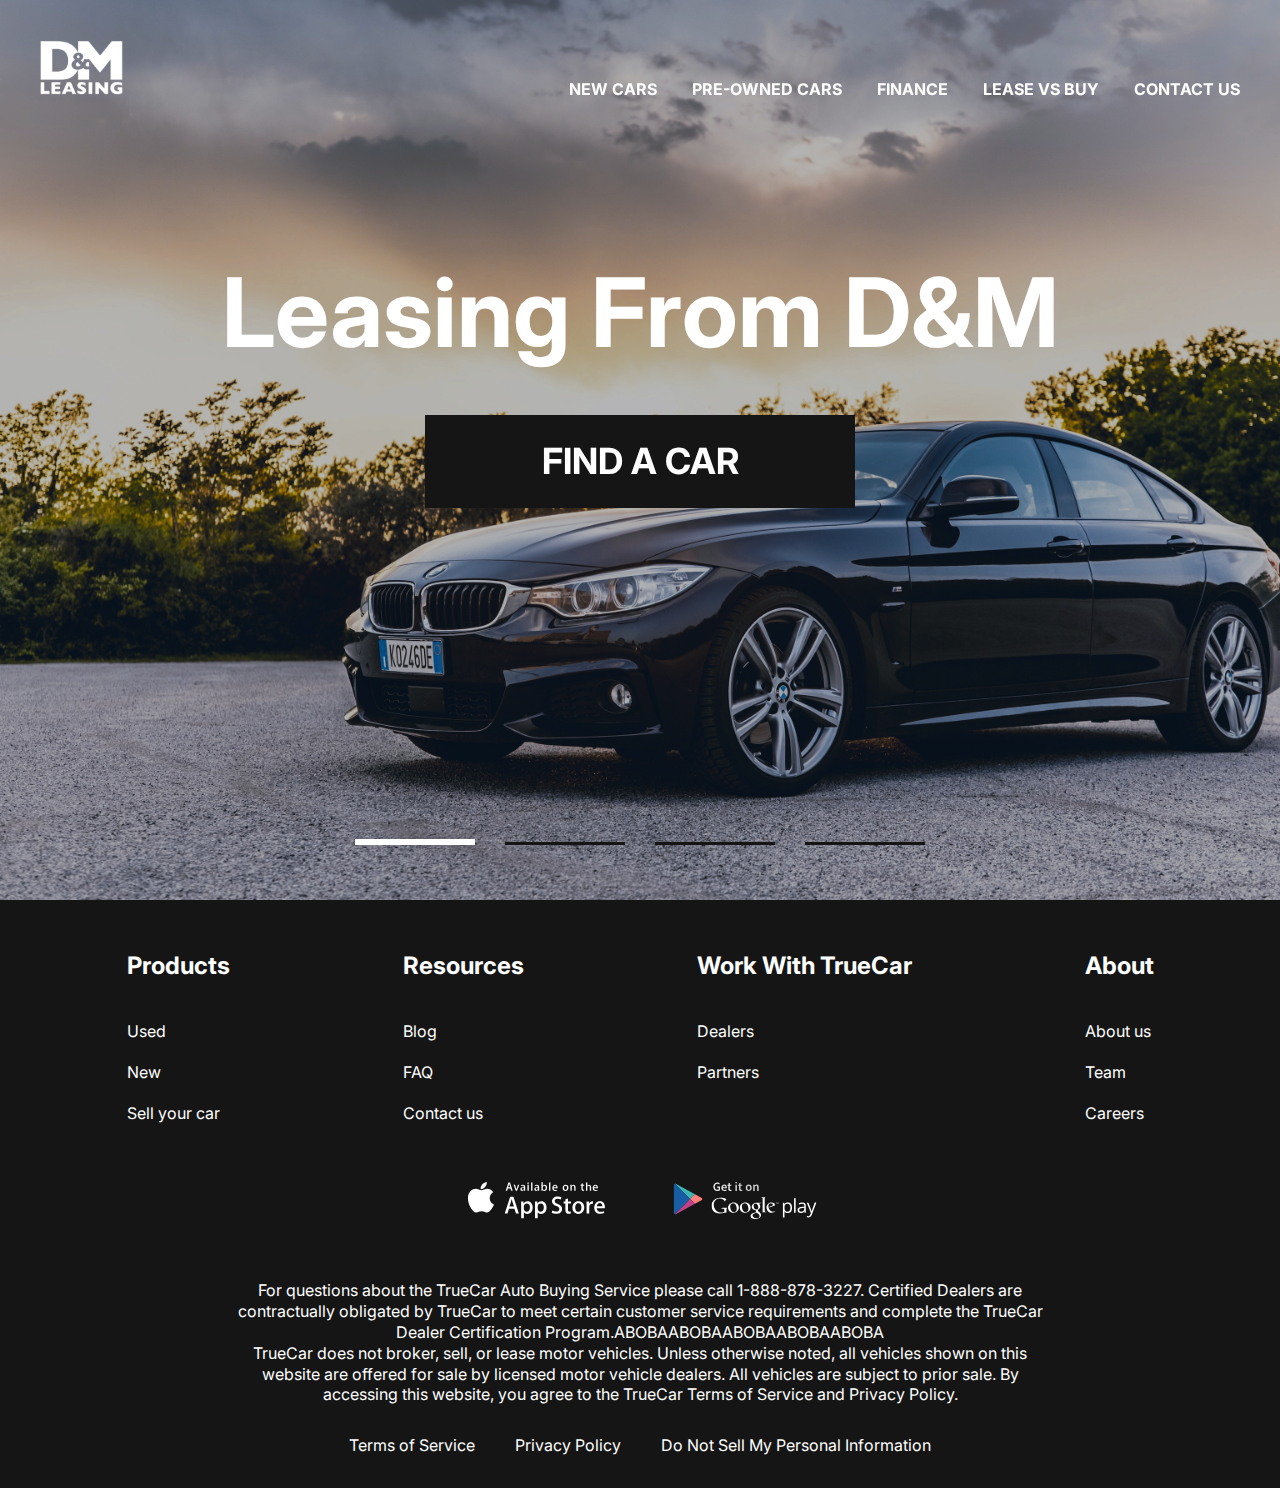
<file: index.html>
<!DOCTYPE html>
<html lang="en">
  <head>
    <meta charset="UTF-8" />
    <meta http-equiv="X-UA-Compatible" content="IE=edge" />
    <meta name="viewport" content="width=device-width, initial-scale=1.0" />
    <title>Ta4ki</title>
    <link rel="preconnect" href="https://fonts.googleapis.com" />
    <link rel="preconnect" href="https://fonts.gstatic.com" crossorigin />
    <link
      href="https://fonts.googleapis.com/css2?family=Inter:wght@400;700&display=swap"
      rel="stylesheet"
    />
    <link
      rel="stylesheet"
      href="https://cdn.jsdelivr.net/npm/swiper@9/swiper-bundle.min.css"
    />
    <link rel="stylesheet" href="css/style.css" />
  </head>
  <body>
    <div class="wrapper">
      <header class="header header-main">
        <div class="container">
          <div class="header__inner">
            <a href="#" class="logo">
              <img src="img/logo.svg" alt="" class="logo__img" />
            </a>
            <nav class="menu">
              <ul class="menu__list">
                <li class="menu__list-item">
                  <a href="#" class="menu__list-link">NEW CARS</a>
                </li>
                <li class="menu__list-item">
                  <a href="#" class="menu__list-link">PRE-OWNED CARS</a>
                </li>
                <li class="menu__list-item">
                  <a href="#" class="menu__list-link">FINANCE</a>
                </li>
                <li class="menu__list-item">
                  <a href="#" class="menu__list-link">LEASE VS BUY</a>
                </li>
                <li class="menu__list-item">
                  <a href="#" class="menu__list-link">CONTACT US</a>
                </li>
              </ul>
            </nav>
          </div>
        </div>
      </header>
      <main class="main">
        <section class="top">
          <div class="container">
            <h1 class="title">Leasing From D&M</h1>
            <a href="#" class="top__link"> FIND A CAR </a>
          </div>
        </section>
        <div class="slider">
          <div class="swiper">
            <div class="swiper-wrapper">
              <div
                class="swiper-slide"
                style="background-image: url(img/slide-1.jpg)"
              ></div>
              <div
                class="swiper-slide"
                style="background-image: url(img/slide-2.jpg)"
              ></div>
              <div
                class="swiper-slide"
                style="background-image: url(img/slide-1.jpg)"
              ></div>
              <div
                class="swiper-slide"
                style="background-image: url(img/slide-2.jpg)"
              ></div>
            </div>
            <div class="swiper-pagination"></div>
          </div>
        </div>
      </main>
      <footer class="footer">
        <div class="container">
          <nav class="footer__menu">
            <!-- li.footer__menu-item*4>a.footer__menu-link[href=4] -->
            <ul class="footer__menu-list">
              <li class="footer__menu-item">
                <p class="footer__menu-title">Products</p>
              </li>
              <li class="footer__menu-item">
                <a href="#" class="footer__menu-link">Used</a>
              </li>
              <li class="footer__menu-item">
                <a href="#" class="footer__menu-link">New</a>
              </li>
              <li class="footer__menu-item">
                <a href="#" class="footer__menu-link">Sell your car</a>
              </li>
            </ul>
            <ul class="footer__menu-list">
              <li class="footer__menu-item">
                <p class="footer__menu-title">Resources</p>
              </li>
              <li class="footer__menu-item">
                <a href="#" class="footer__menu-link">Blog</a>
              </li>
              <li class="footer__menu-item">
                <a href="#" class="footer__menu-link">FAQ</a>
              </li>
              <li class="footer__menu-item">
                <a href="#" class="footer__menu-link">Contact us</a>
              </li>
            </ul>
            <ul class="footer__menu-list">
              <li class="footer__menu-item">
                <p class="footer__menu-title">Work With TrueCar</p>
              </li>
              <li class="footer__menu-item">
                <a href="#" class="footer__menu-link">Dealers</a>
              </li>
              <li class="footer__menu-item">
                <a href="#" class="footer__menu-link">Partners</a>
              </li>
            </ul>
            <ul class="footer__menu-list">
              <li class="footer__menu-item">
                <p class="footer__menu-title">About</p>
              </li>
              <li class="footer__menu-item">
                <a href="#" class="footer__menu-link">About us</a>
              </li>
              <li class="footer__menu-item">
                <a href="#" class="footer__menu-link">Team</a>
              </li>
              <li class="footer__menu-item">
                <a href="#" class="footer__menu-link">Careers</a>
              </li>
            </ul>
          </nav>
          <ul class="app">
            <li class="app__item">
              <a href="#" class="app__item-link">
                <img class="app__item-img" src="img/appstore.svg" alt="" />
              </a>
            </li>
            <li class="app__item">
              <a href="#" class="app__item-link">
                <img class="app__item-img" src="img/googleplay.svg" alt="" />
              </a>
            </li>
          </ul>
          <div class="footer__copy">
            <p class="footer__copy-text">
              For questions about the TrueCar Auto Buying Service please call
              1-888-878-3227. Certified Dealers are contractually obligated by
              TrueCar to meet certain customer service requirements and complete
              the TrueCar Dealer Certification Program.ABOBAABOBAABOBAABOBAABOBA
            </p>
            <p class="footer__copy-text">
              TrueCar does not broker, sell, or lease motor vehicles. Unless
              otherwise noted, all vehicles shown on this website are offered
              for sale by licensed motor vehicle dealers. All vehicles are
              subject to prior sale. By accessing this website, you agree to the
              TrueCar Terms of Service and Privacy Policy.
            </p>
          </div>
          <nav class="copy__nav">
            <ul class="copy__nav-list">
              <li class="copy__nav-item">
                <a href="#" class="copy__nav-link">Terms of Service</a>
              </li>
              <li class="copy__nav-item">
                <a href="#" class="copy__nav-link">Privacy Policy</a>
              </li>
              <li class="copy__nav-item">
                <a href="#" class="copy__nav-link"
                  >Do Not Sell My Personal Information</a
                >
              </li>
            </ul>
          </nav>
        </div>
      </footer>
    </div>

    <script src="https://cdn.jsdelivr.net/npm/swiper@9/swiper-bundle.min.js"></script>
    <script src="js/main.js"></script>
  </body>
</html>
</file>
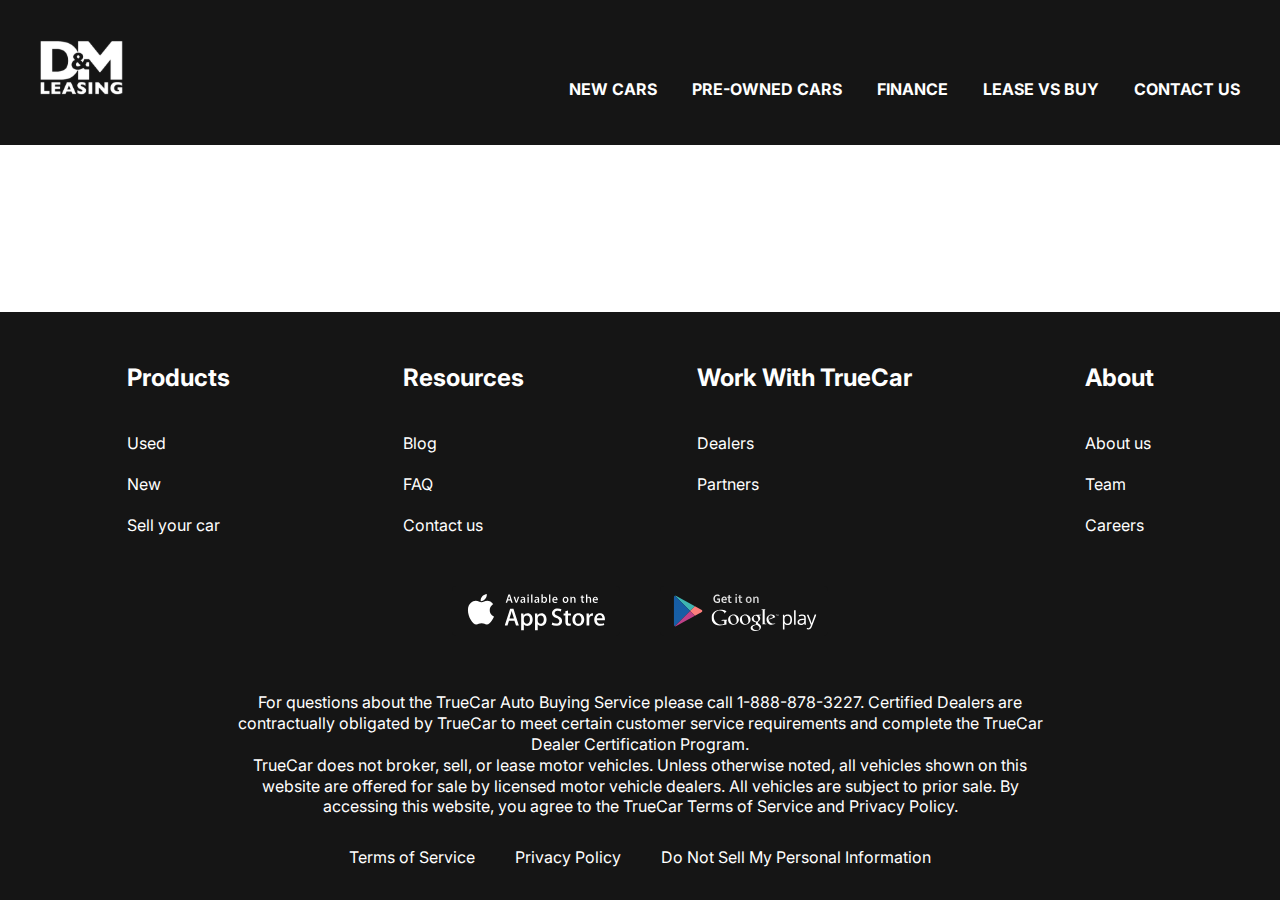
<file: contacts.html>
<!DOCTYPE html>
<html lang="en">
  <head>
    <meta charset="UTF-8" />
    <meta http-equiv="X-UA-Compatible" content="IE=edge" />
    <meta name="viewport" content="width=device-width, initial-scale=1.0" />
    <title>Ta4ki</title>
    <link rel="preconnect" href="https://fonts.googleapis.com" />
    <link rel="preconnect" href="https://fonts.gstatic.com" crossorigin />
    <link
      href="https://fonts.googleapis.com/css2?family=Inter:wght@400;700&display=swap"
      rel="stylesheet"
    />
    <link rel="stylesheet" href="css/style.css" />
  </head>
  <body>
    <div class="wrapper">
      <header class="header">
        <div class="container">
          <div class="header__inner">
            <a href="#" class="logo">
              <img src="img/logo.svg" alt="" class="logo__img" />
            </a>
            <nav class="menu">
              <ul class="menu__list">
                <li class="menu__list-item">
                  <a href="#" class="menu__list-link">NEW CARS</a>
                </li>
                <li class="menu__list-item">
                  <a href="#" class="menu__list-link">PRE-OWNED CARS</a>
                </li>
                <li class="menu__list-item">
                  <a href="#" class="menu__list-link">FINANCE</a>
                </li>
                <li class="menu__list-item">
                  <a href="#" class="menu__list-link">LEASE VS BUY</a>
                </li>
                <li class="menu__list-item">
                  <a href="#" class="menu__list-link">CONTACT US</a>
                </li>
              </ul>
            </nav>
          </div>
        </div>
      </header>
      <main class="main"></main>
      <footer class="footer">
        <div class="container">
          <nav class="footer__menu">
            <!-- li.footer__menu-item*4>a.footer__menu-link[href=4] -->
            <ul class="footer__menu-list">
              <li class="footer__menu-item">
                <p class="footer__menu-title">Products</p>
              </li>
              <li class="footer__menu-item">
                <a href="#" class="footer__menu-link">Used</a>
              </li>
              <li class="footer__menu-item">
                <a href="#" class="footer__menu-link">New</a>
              </li>
              <li class="footer__menu-item">
                <a href="#" class="footer__menu-link">Sell your car</a>
              </li>
            </ul>
            <ul class="footer__menu-list">
              <li class="footer__menu-item">
                <p class="footer__menu-title">Resources</p>
              </li>
              <li class="footer__menu-item">
                <a href="#" class="footer__menu-link">Blog</a>
              </li>
              <li class="footer__menu-item">
                <a href="#" class="footer__menu-link">FAQ</a>
              </li>
              <li class="footer__menu-item">
                <a href="#" class="footer__menu-link">Contact us</a>
              </li>
            </ul>
            <ul class="footer__menu-list">
              <li class="footer__menu-item">
                <p class="footer__menu-title">Work With TrueCar</p>
              </li>
              <li class="footer__menu-item">
                <a href="#" class="footer__menu-link">Dealers</a>
              </li>
              <li class="footer__menu-item">
                <a href="#" class="footer__menu-link">Partners</a>
              </li>
            </ul>
            <ul class="footer__menu-list">
              <li class="footer__menu-item">
                <p class="footer__menu-title">About</p>
              </li>
              <li class="footer__menu-item">
                <a href="#" class="footer__menu-link">About us</a>
              </li>
              <li class="footer__menu-item">
                <a href="#" class="footer__menu-link">Team</a>
              </li>
              <li class="footer__menu-item">
                <a href="#" class="footer__menu-link">Careers</a>
              </li>
            </ul>
          </nav>
          <ul class="app">
            <li class="app__item">
              <a href="#" class="app__item-link">
                <img class="app__item-img" src="img/appstore.svg" alt="" />
              </a>
            </li>
            <li class="app__item">
              <a href="#" class="app__item-link">
                <img class="app__item-img" src="img/googleplay.svg" alt="" />
              </a>
            </li>
          </ul>
          <div class="footer__copy">
            <p class="footer__copy-text">
              For questions about the TrueCar Auto Buying Service please call
              1-888-878-3227. Certified Dealers are contractually obligated by
              TrueCar to meet certain customer service requirements and complete
              the TrueCar Dealer Certification Program.
            </p>
            <p class="footer__copy-text">
              TrueCar does not broker, sell, or lease motor vehicles. Unless
              otherwise noted, all vehicles shown on this website are offered
              for sale by licensed motor vehicle dealers. All vehicles are
              subject to prior sale. By accessing this website, you agree to the
              TrueCar Terms of Service and Privacy Policy.
            </p>
          </div>
          <nav class="copy__nav">
            <ul class="copy__nav-list">
              <li class="copy__nav-item">
                <a href="#" class="copy__nav-link">Terms of Service</a>
              </li>
              <li class="copy__nav-item">
                <a href="#" class="copy__nav-link">Privacy Policy</a>
              </li>
              <li class="copy__nav-item">
                <a href="#" class="copy__nav-link"
                  >Do Not Sell My Personal Information</a
                >
              </li>
            </ul>
          </nav>
        </div>
      </footer>
    </div>
  </body>
</html>
</file>
<file: css/style.css>
html {
  box-sizing: border-box;
}

*,
*::after,
*::before {
  box-sizing: inherit;
  /* 2 строчки ниже убираем дефолтные отступы */
  margin: 0;
  padding: 0;
}
/* делаю footer привязаным к низу */
html,
body {
  height: 100%;
}

ul {
  list-style-type: none;
}

a {
  text-decoration: none;
  /* наследует цвет родителя */
  color: inherit;
}
/* делаю footer привязаным к низу */
.wrapper {
  min-height: 100%;
  display: flex;
  flex-direction: column;
}

.container {
  max-width: 1220px;
  margin: 0 auto;
  padding: 0 10px;
}

body {
  font-family: "Inter", sans-serif;
  font-size: 16px;
  font-weight: 400;
  /* высота строки */
  line-height: 1.3;
}
.header {
  background-color: #151515;
}
/* этот класс идет как главка, и всё что будет
в нём написано будет только на главной странице */
.header-main {
  /* прозрачный */
  background-color: transparent;
  /* поднятие  */
  position: absolute;
  z-index: 5;
  /* растяжка */
  left: 0;
  right: 0;
}
.header__inner {
  padding-top: 40px;
  padding-bottom: 45px;
  display: flex;
  /* расспределение строк с отступами */
  justify-content: space-between;
  /* привязка к нижней строчке блока */
  align-items: flex-end;
}

.menu__list {
  display: flex;
  /* отступ между всеми  */
  gap: 35px;
}

.menu__list-link {
  color: #fff;
  text-transform: uppercase;
  font-weight: 700;
}

.footer {
  background-color: #151515;
  padding: 50px 0 32px;
  color: #fff;
}

.footer__menu {
  display: flex;
  justify-content: space-around;
  margin-bottom: 50px;
}
/* максимальная ширина блока, сделал для того чтобы
строка если она будет длинной, не отдаляла следующий блок */
.footer__menu-list {
  max-width: 225px;
}
.footer__menu-title {
  font-size: 24px;
  font-weight: 700;
  /* мне здесь надо отступ 40, а я пишу 20, потому что ниже уже есть отступ 20 вверх от этого элемента */
  padding-bottom: 20px;
}
/* с помощью селектора +здесь переходим на следующий элемент и соответсвенно отступ идёт со второго элемента списка */
.footer__menu-item + .footer__menu-item {
  padding-top: 20px;
}

.app {
  display: flex;
  justify-content: center;
  gap: 40px;
  margin-bottom: 52px;
}

.footer__copy {
  max-width: 806px;
  /* сверху 0 , по бокам авто, снизу 30 */
  margin: 0 auto 30px;
  text-align: center;
}

.copy__nav-list {
  display: flex;
  justify-content: center;
  gap: 40px;
}
/* чтобы расстянуть мэйн на сколько это возможно */
.main {
  flex-grow: 1;
}

.top {
  color: #fff;
  text-align: center;
  padding-top: 250px;
  padding-bottom: 50px;
  /* поднятие */
  position: absolute;
  z-index: 5;
  /* растяжка */
  left: 0;
  right: 0;
}

.title {
  padding-bottom: 40px;
  font-size: 96px;
  font-weight: 700;
}

.top__link {
  background-color: #151515;
  padding: 23px;
  max-width: 430px;
  width: 100%;
  /* Это значение display используют, чтобы отобразить
   в одну строку блочные элементы, в том числе разных размеров. */
  display: inline-block;
  text-transform: uppercase;
  font-size: 36px;
  font-weight: 700;
}
/* затемнение */
.swiper::after {
  content: "";
  background: rgba(21, 21, 21, 0.3);
  position: absolute;
  z-index: 5;
  left: 0;
  right: 0;
  bottom: 0;
  top: 0;
}
.swiper-slide {
  background-repeat: no-repeat;
  background-size: cover;
  background-position: center;
  height: 100vh;
}
/* классы полосок слайдов из консоля скопированы */
/* мы чекаем свойства в консоле которые уже стоят и меняем их здесь под макет */
.swiper-pagination-bullet {
  width: 120px;
  height: 3px;
  background-color: #151515;
  border-radius: 0;
  opacity: 1;
}
.swiper-pagination-horizontal.swiper-pagination-bullets
  .swiper-pagination-bullet {
  margin: 0 15px;
}
.swiper-pagination-bullets.swiper-pagination-horizontal {
  bottom: 50px;
}
.swiper-pagination-bullet-active {
  height: 6px;
  background-color: #fff;
}
</file>
